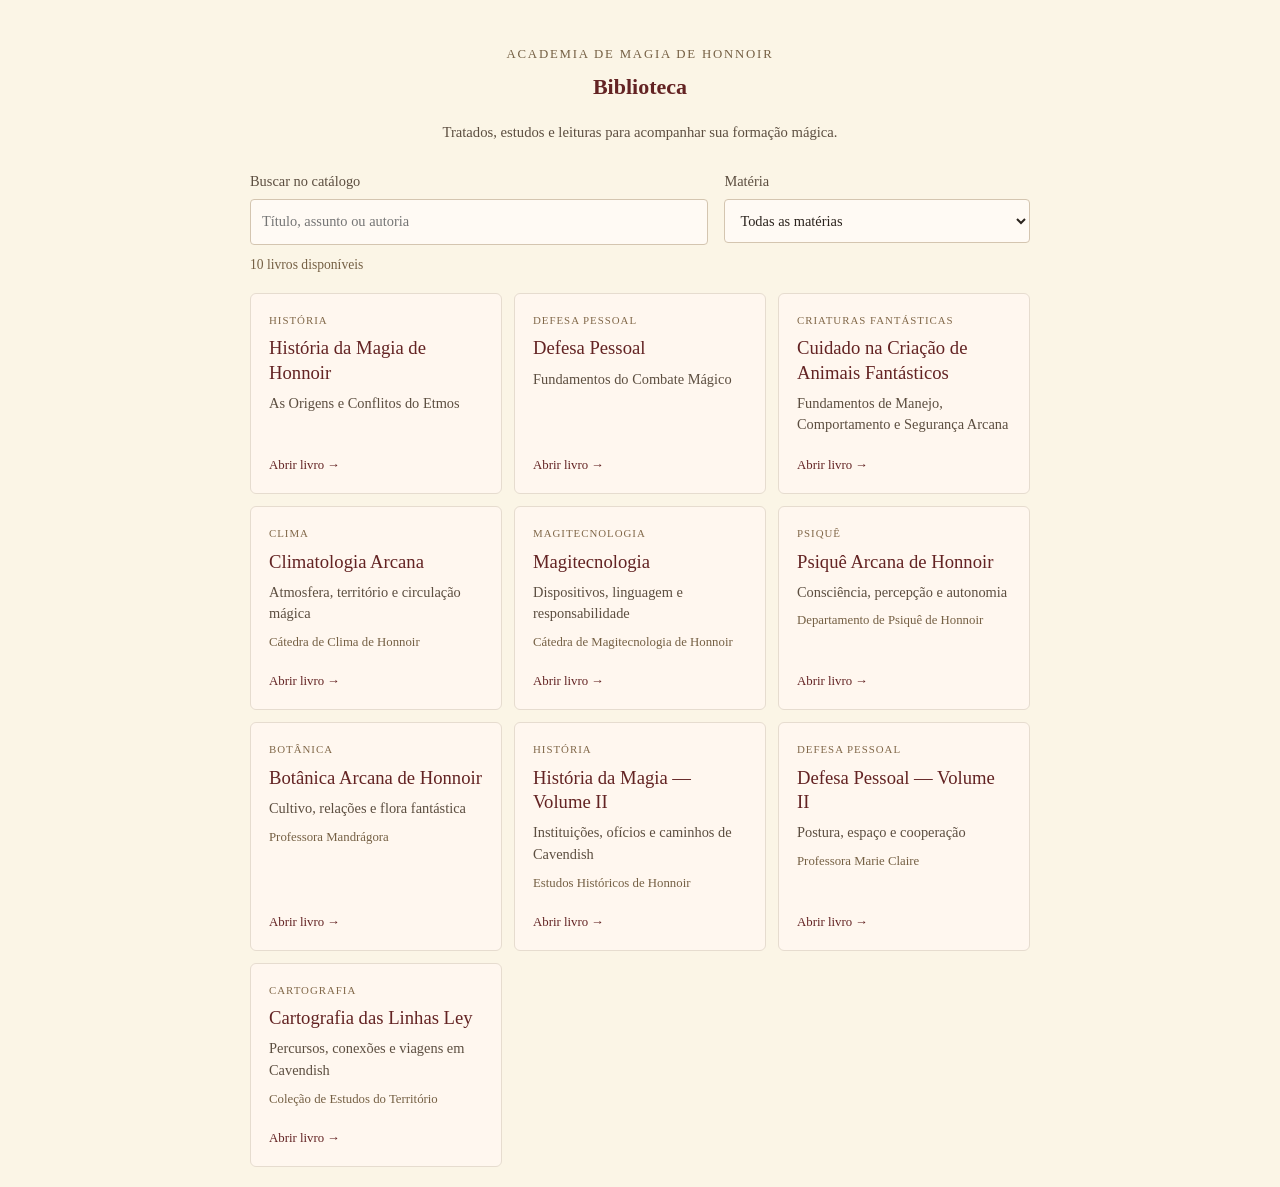
<file: index.html>
<!DOCTYPE html>
<html lang="pt-BR">
<head>
    <meta charset="UTF-8">
    <meta name="viewport" content="width=device-width,initial-scale=1">
    <title>Biblioteca - Magia de Honnoir</title>
    <link rel="stylesheet" href="style.css">
</head>
<body>
    <main id="app">
        <section id="library-screen" class="screen">
            <div class="library-heading">Academia de Magia de Honnoir</div>
            <h1>Biblioteca</h1>
            <p class="library-intro">Tratados, estudos e leituras para acompanhar sua formação mágica.</p>
            <div class="catalog-controls">
                <label for="book-search">Buscar no catálogo
                    <input id="book-search" type="search" placeholder="Título, assunto ou autoria">
                </label>
                <label for="subject-filter">Matéria
                    <select id="subject-filter"><option value="">Todas as matérias</option></select>
                </label>
            </div>
            <div id="catalog-status" class="catalog-status" role="status" aria-live="polite"></div>
            <div id="book-list" class="book-list">Carregando...</div>
        </section>

        <section id="reader-screen" class="screen hidden">
            <button id="back">← Voltar à Biblioteca</button>
            <article id="book-view" class="book-view" aria-live="polite"></article>
        </section>
    </main>

    <script src="script.js" defer></script>
</body>
</html>
</file>
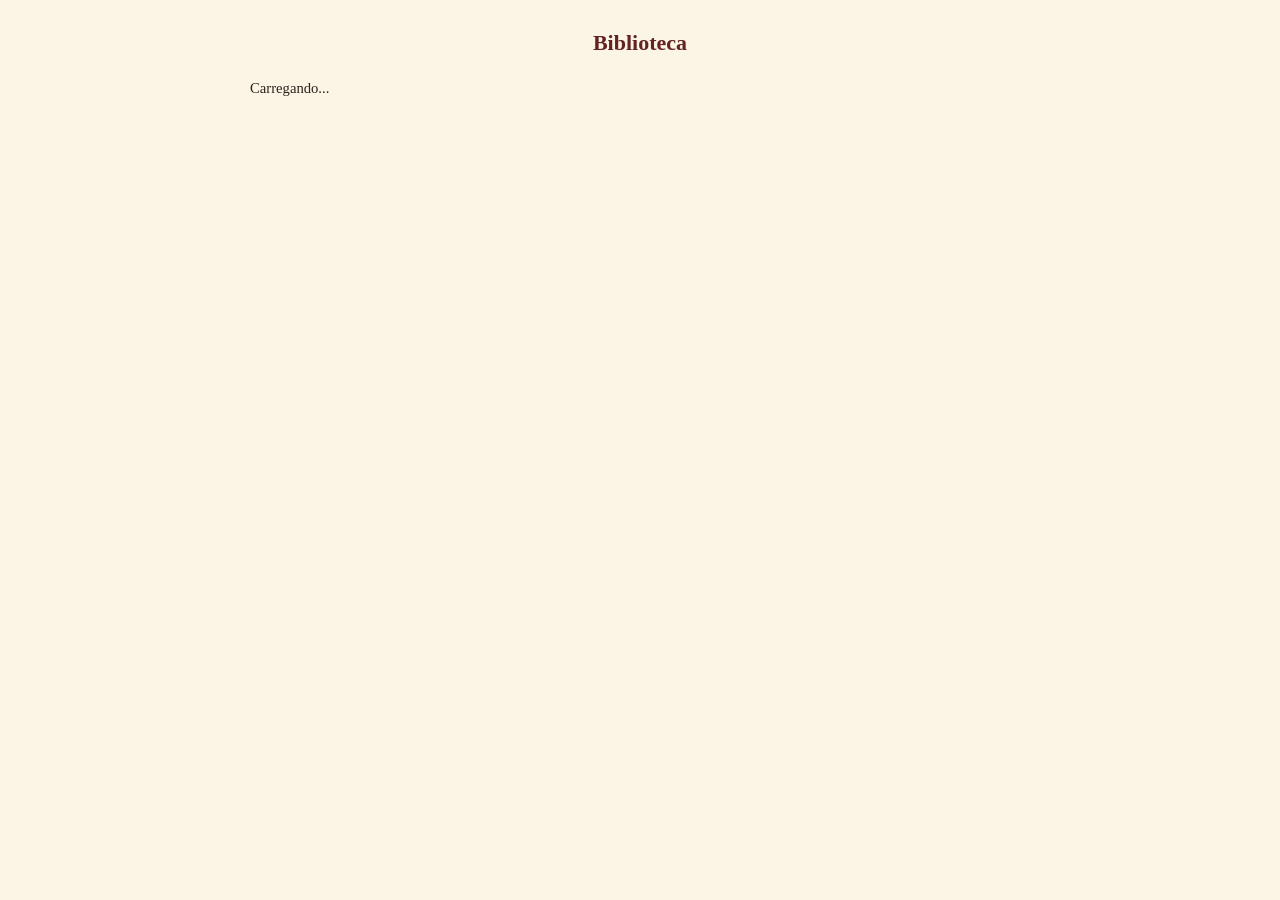
<file: biblioteca.html>
<!DOCTYPE html>
<html lang="pt-BR">
<head>
    <meta charset="UTF-8">
    <meta name="viewport" content="width=device-width,initial-scale=1">
    <title>Biblioteca - Magia de Honnoir</title>
    <link rel="stylesheet" href="style.css">
</head>
<body>
    <main id="app">
        <section id="library-screen" class="screen">
            <h1>Biblioteca</h1>
            <div id="book-list" class="book-list">Carregando...</div>
            <!-- Upload removido: adicione livros diretamente em books/ no repositório -->
        </section>

        <section id="reader-screen" class="screen hidden">
            <button id="back">← Voltar à Biblioteca</button>
            <article id="book-view" class="book-view"></article>
        </section>
    </main>

    <script src="script.js" defer></script>
</body>
</html>
</file>
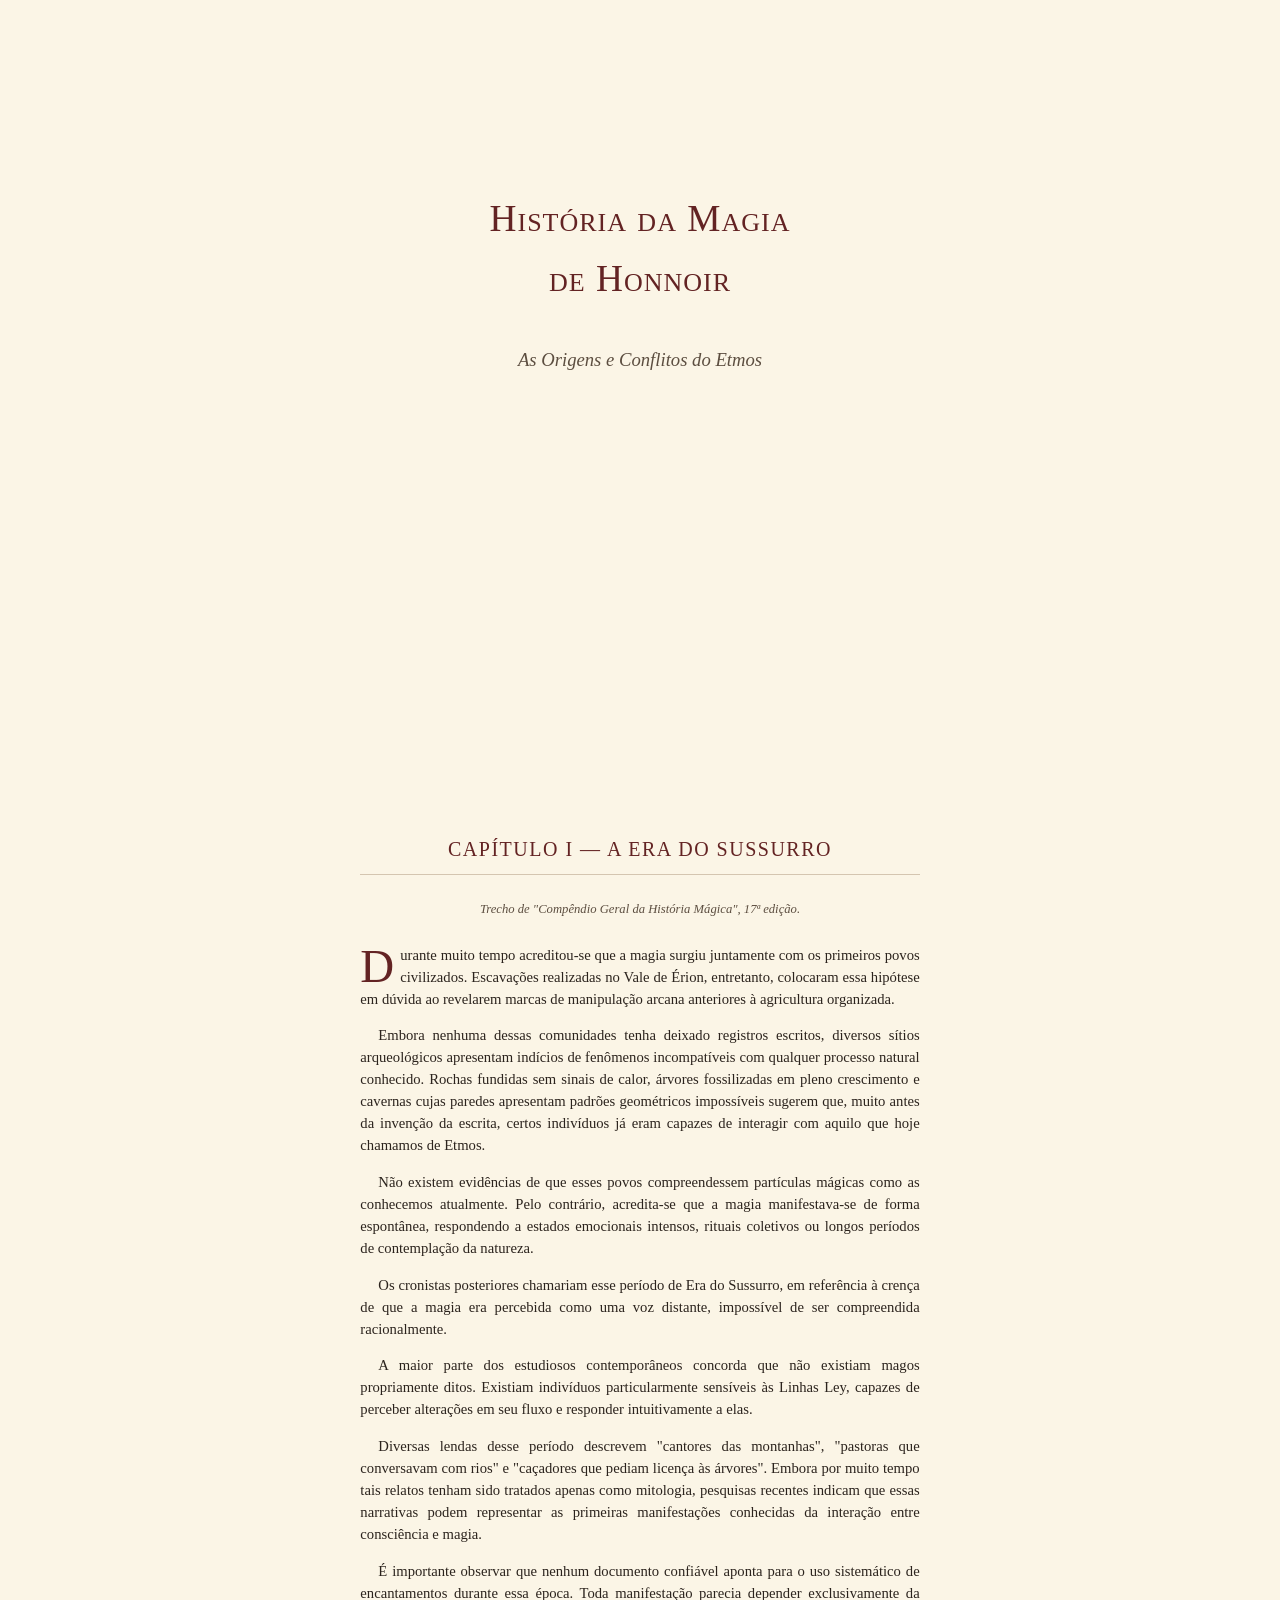
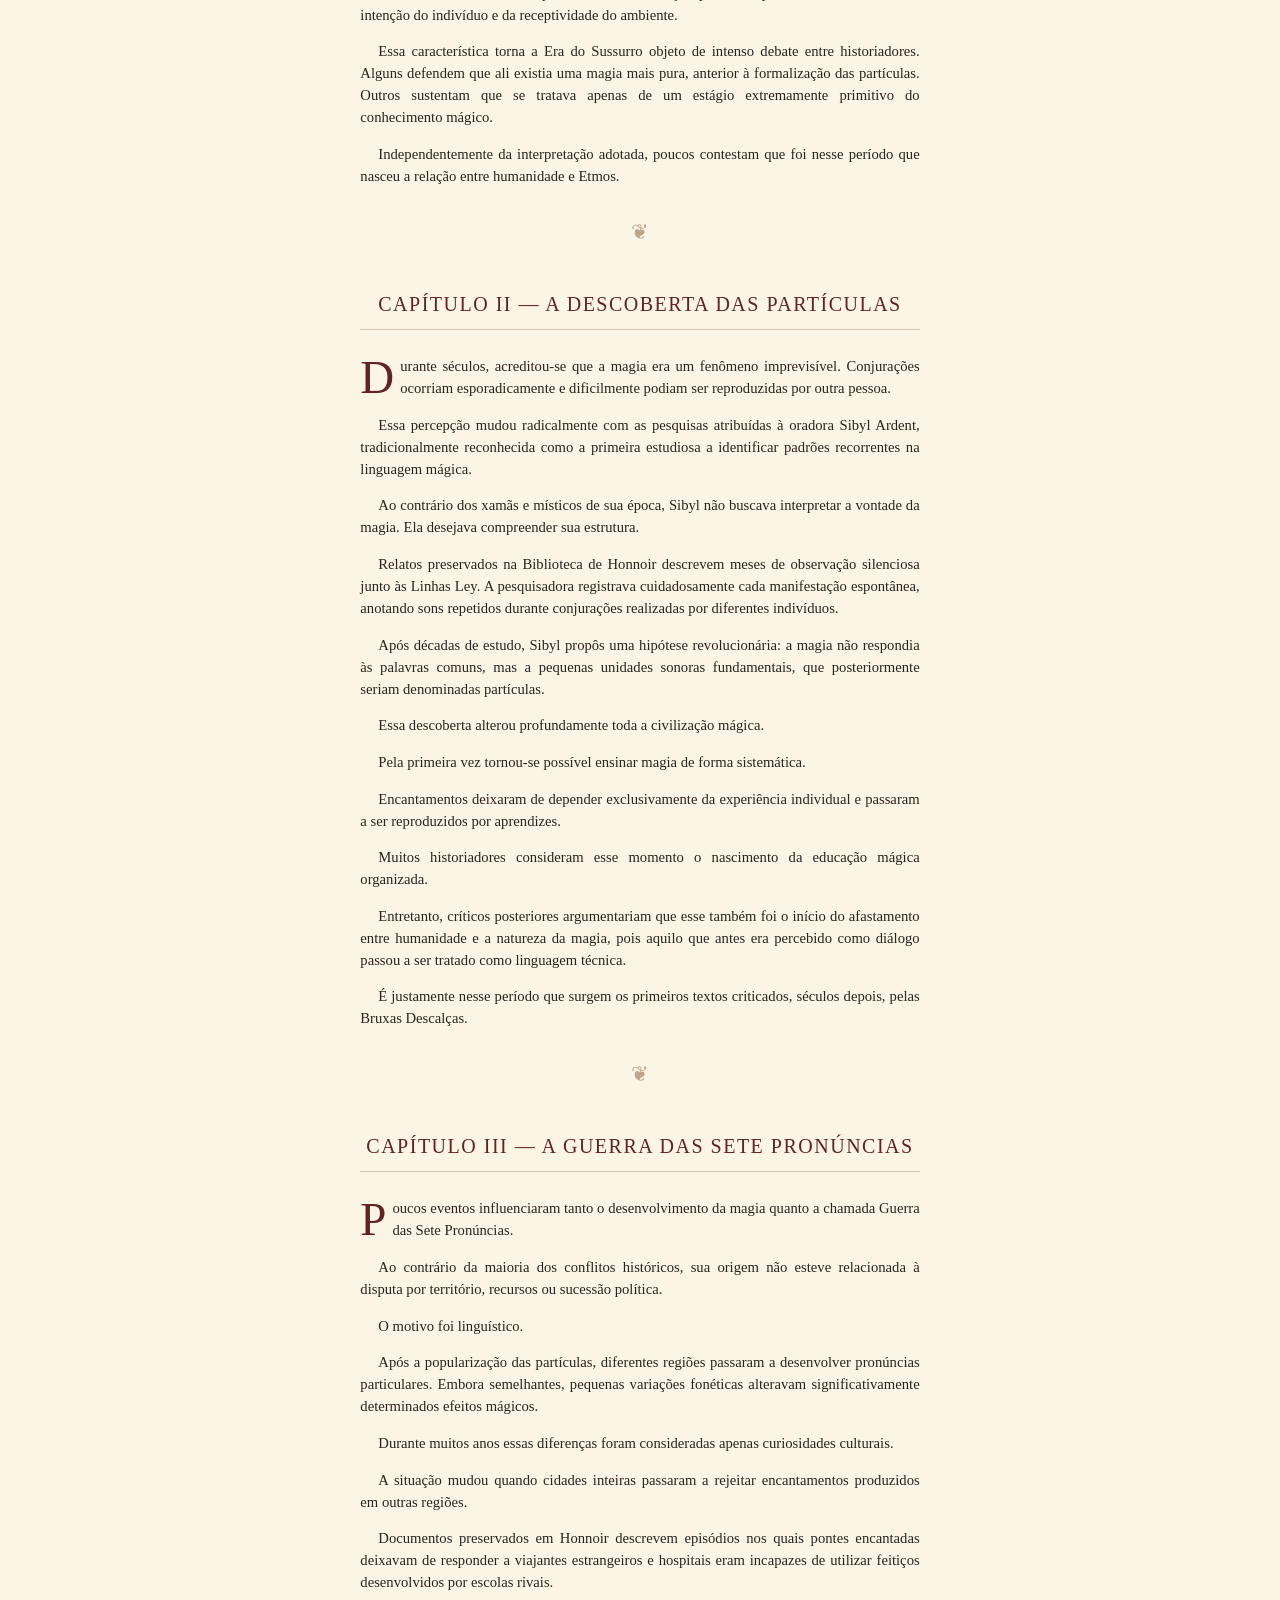
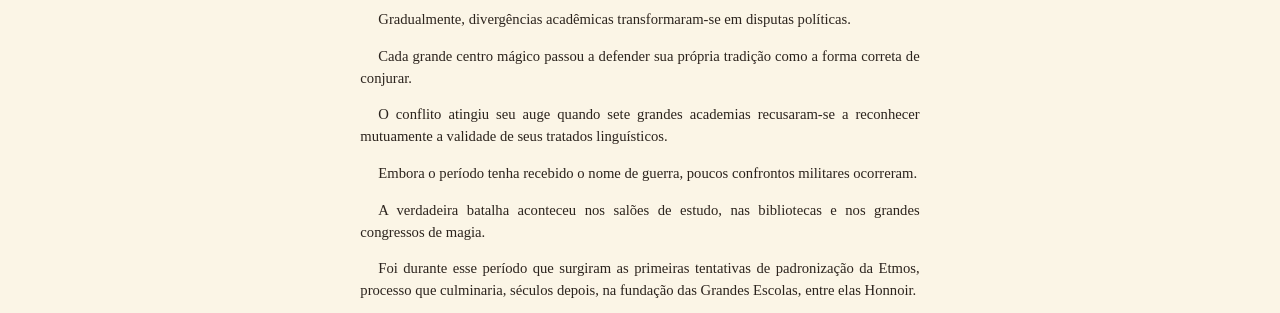
<file: hist_ria_da_magia_de_honnoir.html>
<!DOCTYPE html>
<html lang="pt-BR">
<head>
<meta charset="UTF-8">
<title>História da Magia de Honnoir</title>
<style>
    *, *::before, *::after { box-sizing: border-box; }
    
    /* Configuração da página para impressão em PDF (Tamanho A5) */
    @page {
        size: 148mm 210mm;
        margin: 25mm 20mm;
    }
    
    body {
        font-family: "Georgia", "Times New Roman", serif;
        color: #2b231d;
        background-color: #fbf5e6; /* Cor de pergaminho visível no navegador */
        line-height: 1.5;
        margin: 0 auto;
        padding: 0;
        font-size: 11pt;
        max-width: 148mm; /* Ajuda a visualizar no navegador igual ao PDF */
    }

    /* CORREÇÃO DA CAPA: Removido Flexbox e ajustado line-height */
    .title-page {
        page-break-after: always;
        text-align: center;
        padding-top: 50mm; /* Empurra o título para o centro sem bugar o PDF */
        min-height: 210mm; /* Força a quebra de página visual no navegador */
    }
    
    .title-page h1 {
        font-size: 28pt;
        margin-top: 0;
        margin-bottom: 10mm;
        font-weight: normal;
        color: #632323;
        line-height: 1.6; /* Aumentado de 1.2 para 1.6 para impedir sobreposição */
        letter-spacing: 1px;
        font-variant: small-caps;
    }
    
    .title-page .subtitle {
        font-size: 14pt;
        font-style: italic;
        color: #5c4e40;
    }
    
    /* Estilos do Corpo do Livro */
    h2 {
        font-size: 15pt;
        color: #632323;
        text-align: center;
        font-weight: normal;
        margin-top: 40px;
        margin-bottom: 25px;
        page-break-after: avoid;
        text-transform: uppercase;
        letter-spacing: 1.5px;
        border-bottom: 1px solid #d4c5b0;
        padding-bottom: 10px;
    }
    
    p {
        text-align: justify;
        margin-bottom: 12px;
        text-indent: 18px; /* Recuo clássico de livro */
    }
    
    /* Remove o recuo do primeiro parágrafo após um título ou epígrafe */
    h2 + p, .epigraph + p, .ornament + p {
        text-indent: 0;
    }
    
    .epigraph {
        font-style: italic;
        text-align: center;
        margin: 5px 30px 25px 30px;
        font-size: 9.5pt;
        color: #5c4e40;
    }
    
    .dropcap {
        float: left;
        font-size: 3.2em;
        line-height: 0.8;
        margin-right: 6px;
        margin-top: 4px;
        color: #632323;
    }
    
    .ornament {
        text-align: center;
        margin: 30px 0;
        color: #bfa58a;
        font-size: 16pt;
    }

    /* Print specific overrides */
    @media print {
        body {
            background-color: transparent; /* O fundo pode ser injetado pelo sistema de impressão ou deixado branco para poupar tinta */
            max-width: none;
        }
        .title-page {
            min-height: auto;
        }
    }
</style>
</head>
<body>
    <div class="title-page">
        <h1>História da Magia<br>de Honnoir</h1>
        <div class="subtitle">As Origens e Conflitos do Etmos</div>
    </div>

    <h2>Capítulo I &mdash; A Era do Sussurro</h2>
    <div class="epigraph">Trecho de "Compêndio Geral da História Mágica", 17ª edição.</div>
    
    <p><span class="dropcap">D</span>urante muito tempo acreditou-se que a magia surgiu juntamente com os primeiros povos civilizados. Escavações realizadas no Vale de Érion, entretanto, colocaram essa hipótese em dúvida ao revelarem marcas de manipulação arcana anteriores à agricultura organizada.</p>
    
    <p>Embora nenhuma dessas comunidades tenha deixado registros escritos, diversos sítios arqueológicos apresentam indícios de fenômenos incompatíveis com qualquer processo natural conhecido. Rochas fundidas sem sinais de calor, árvores fossilizadas em pleno crescimento e cavernas cujas paredes apresentam padrões geométricos impossíveis sugerem que, muito antes da invenção da escrita, certos indivíduos já eram capazes de interagir com aquilo que hoje chamamos de Etmos.</p>
    
    <p>Não existem evidências de que esses povos compreendessem partículas mágicas como as conhecemos atualmente. Pelo contrário, acredita-se que a magia manifestava-se de forma espontânea, respondendo a estados emocionais intensos, rituais coletivos ou longos períodos de contemplação da natureza.</p>
    
    <p>Os cronistas posteriores chamariam esse período de Era do Sussurro, em referência à crença de que a magia era percebida como uma voz distante, impossível de ser compreendida racionalmente.</p>
    
    <p>A maior parte dos estudiosos contemporâneos concorda que não existiam magos propriamente ditos. Existiam indivíduos particularmente sensíveis às Linhas Ley, capazes de perceber alterações em seu fluxo e responder intuitivamente a elas.</p>
    
    <p>Diversas lendas desse período descrevem "cantores das montanhas", "pastoras que conversavam com rios" e "caçadores que pediam licença às árvores". Embora por muito tempo tais relatos tenham sido tratados apenas como mitologia, pesquisas recentes indicam que essas narrativas podem representar as primeiras manifestações conhecidas da interação entre consciência e magia.</p>
    
    <p>É importante observar que nenhum documento confiável aponta para o uso sistemático de encantamentos durante essa época. Toda manifestação parecia depender exclusivamente da intenção do indivíduo e da receptividade do ambiente.</p>
    
    <p>Essa característica torna a Era do Sussurro objeto de intenso debate entre historiadores. Alguns defendem que ali existia uma magia mais pura, anterior à formalização das partículas. Outros sustentam que se tratava apenas de um estágio extremamente primitivo do conhecimento mágico.</p>
    
    <p>Independentemente da interpretação adotada, poucos contestam que foi nesse período que nasceu a relação entre humanidade e Etmos.</p>

    <div class="ornament">&#10086;</div>

    <h2>Capítulo II &mdash; A Descoberta das Partículas</h2>
    
    <p><span class="dropcap">D</span>urante séculos, acreditou-se que a magia era um fenômeno imprevisível. Conjurações ocorriam esporadicamente e dificilmente podiam ser reproduzidas por outra pessoa.</p>
    
    <p>Essa percepção mudou radicalmente com as pesquisas atribuídas à oradora Sibyl Ardent, tradicionalmente reconhecida como a primeira estudiosa a identificar padrões recorrentes na linguagem mágica.</p>
    
    <p>Ao contrário dos xamãs e místicos de sua época, Sibyl não buscava interpretar a vontade da magia. Ela desejava compreender sua estrutura.</p>
    
    <p>Relatos preservados na Biblioteca de Honnoir descrevem meses de observação silenciosa junto às Linhas Ley. A pesquisadora registrava cuidadosamente cada manifestação espontânea, anotando sons repetidos durante conjurações realizadas por diferentes indivíduos.</p>
    
    <p>Após décadas de estudo, Sibyl propôs uma hipótese revolucionária: a magia não respondia às palavras comuns, mas a pequenas unidades sonoras fundamentais, que posteriormente seriam denominadas partículas.</p>
    
    <p>Essa descoberta alterou profundamente toda a civilização mágica.</p>
    
    <p>Pela primeira vez tornou-se possível ensinar magia de forma sistemática.</p>
    
    <p>Encantamentos deixaram de depender exclusivamente da experiência individual e passaram a ser reproduzidos por aprendizes.</p>
    
    <p>Muitos historiadores consideram esse momento o nascimento da educação mágica organizada.</p>
    
    <p>Entretanto, críticos posteriores argumentariam que esse também foi o início do afastamento entre humanidade e a natureza da magia, pois aquilo que antes era percebido como diálogo passou a ser tratado como linguagem técnica.</p>
    
    <p>É justamente nesse período que surgem os primeiros textos criticados, séculos depois, pelas Bruxas Descalças.</p>

    <div class="ornament">&#10086;</div>

    <h2>Capítulo III &mdash; A Guerra das Sete Pronúncias</h2>
    
    <p><span class="dropcap">P</span>oucos eventos influenciaram tanto o desenvolvimento da magia quanto a chamada Guerra das Sete Pronúncias.</p>
    
    <p>Ao contrário da maioria dos conflitos históricos, sua origem não esteve relacionada à disputa por território, recursos ou sucessão política.</p>
    
    <p>O motivo foi linguístico.</p>
    
    <p>Após a popularização das partículas, diferentes regiões passaram a desenvolver pronúncias particulares. Embora semelhantes, pequenas variações fonéticas alteravam significativamente determinados efeitos mágicos.</p>
    
    <p>Durante muitos anos essas diferenças foram consideradas apenas curiosidades culturais.</p>
    
    <p>A situação mudou quando cidades inteiras passaram a rejeitar encantamentos produzidos em outras regiões.</p>
    
    <p>Documentos preservados em Honnoir descrevem episódios nos quais pontes encantadas deixavam de responder a viajantes estrangeiros e hospitais eram incapazes de utilizar feitiços desenvolvidos por escolas rivais.</p>
    
    <p>Gradualmente, divergências acadêmicas transformaram-se em disputas políticas.</p>
    
    <p>Cada grande centro mágico passou a defender sua própria tradição como a forma correta de conjurar.</p>
    
    <p>O conflito atingiu seu auge quando sete grandes academias recusaram-se a reconhecer mutuamente a validade de seus tratados linguísticos.</p>
    
    <p>Embora o período tenha recebido o nome de guerra, poucos confrontos militares ocorreram.</p>
    
    <p>A verdadeira batalha aconteceu nos salões de estudo, nas bibliotecas e nos grandes congressos de magia.</p>
    
    <p>Foi durante esse período que surgiram as primeiras tentativas de padronização da Etmos, processo que culminaria, séculos depois, na fundação das Grandes Escolas, entre elas Honnoir.</p>

</body>
</html>
</file>
<file: style.css>
/* Tipografia e cores gerais */
* , *::before, *::after { box-sizing: border-box; }

body {
    font-family: Georgia, "Times New Roman", serif;
    color: #2b231d;
    background-color: #fbf5e6;
    line-height: 1.5;
    margin: 0 auto;
    padding: 20px;
    font-size: 11pt;
    max-width: 820px;
}

/* Biblioteca (tela inicial) */
.screen { margin: 0 auto; }
.hidden { display: none; }

#library-screen h1 { text-align: center; color: #632323; margin-top: 6px; }
.book-list { display: grid; grid-template-columns: repeat(auto-fit,minmax(220px,1fr)); gap: 12px; margin-top: 18px; }
.book-card { background: #fff7ef; color: #2b231d; border: 1px solid #e6dccf; padding: 18px; border-radius: 6px; cursor: pointer; text-align: left; font: inherit; display: flex; flex-direction: column; gap: 8px; }
.book-title { color: #632323; font-size: 14pt; line-height: 1.3; }
.book-card .meta { font-size: 0.9rem; color: #5c4e40; }
.book-card:hover { border-color: #9b7661; background: #fffaf4; }
.book-card:focus-visible, input:focus-visible, select:focus-visible, button:focus-visible { outline: 3px solid #936b33; outline-offset: 3px; }
.library-heading { text-align: center; font-size: 0.8rem; letter-spacing: 0.14em; text-transform: uppercase; color: #756044; margin-top: 25px; }
.library-intro { text-align: center; text-indent: 0; color: #5c4e40; }
.catalog-controls { display: grid; grid-template-columns: 1.5fr 1fr; gap: 16px; margin: 28px 0 10px; }
.catalog-controls label { font-size: 0.9rem; color: #5c4e40; }
.catalog-controls input, .catalog-controls select { width: 100%; display: block; margin-top: 6px; border: 1px solid #d4c5b0; background: #fffaf4; color: #2b231d; padding: 11px; border-radius: 4px; font: inherit; min-height: 44px; }
.catalog-status { color: #756044; font-size: 0.85rem; min-height: 1.5em; }
.book-subject { color: #806748; text-transform: uppercase; font-size: 0.68rem; letter-spacing: 0.09em; }
.book-author { color: #756044; font-size: 0.8rem; }
.read-label { color: #632323; font-size: 0.8rem; padding-top: 12px; margin-top: auto; }
.catalog-empty { grid-column: 1 / -1; text-indent: 0; }
.controls { margin-top: 14px; display:flex; gap:8px; align-items:center; }
.upload-label { background:#ffffff; border:1px dashed #d4c5b0; padding:6px 10px; border-radius:4px; cursor:pointer; }
.upload-label input { display:none; }
button { background:#632323; color:#fff; border:none; padding:8px 12px; border-radius:4px; cursor:pointer; }
button#back { background:transparent; color:#632323; border:1px solid #d4c5b0; margin-bottom:12px; }

/* Estilos do Leitor (mantém estética antiga) */
.book-view { background: #fbf5e6; padding: 18px 26px; border-radius: 4px; border: 1px solid #efe3d1; }

.title-page { text-align: center; padding-top: 40px; margin-bottom: 12px; }
.title-page h1 { font-size: 28pt; margin: 0 0 8px 0; font-weight: normal; color:#632323; letter-spacing:1px; font-variant: small-caps; }
.title-page .subtitle { font-size:14pt; font-style:italic; color:#5c4e40; }
.title-author { color: #756044; margin: 16px 0 28px; }

h2 { font-size:15pt; color:#632323; text-align:center; font-weight:normal; margin-top:28px; margin-bottom:18px; text-transform:uppercase; letter-spacing:1.5px; border-bottom:1px solid #d4c5b0; padding-bottom:10px; }
p { text-align:justify; margin-bottom:12px; text-indent:18px; }
.book-view p { font-size: 1.05rem; line-height: 1.85; hyphens: auto; overflow-wrap: break-word; }
.chapter-opening { text-indent: 0; }
.chapter-opening::first-letter { float: left; font-size: 3.2em; line-height: 0.85; margin-right: 6px; margin-top: 7px; color: #632323; }
h2 + p, .epigraph + p, .ornament + p { text-indent:0; }
.epigraph { font-style:italic; text-align:center; margin:5px 30px 25px 30px; font-size:9.5pt; color:#5c4e40; }
.dropcap { float:left; font-size:3.2em; line-height:0.8; margin-right:6px; margin-top:4px; color:#632323; }
.ornament { text-align:center; margin:30px 0; color:#bfa58a; font-size:16pt; }

/* Responsividade */
@media (max-width:480px) {
    body { padding: 16px; }
    .catalog-controls { grid-template-columns: 1fr; gap: 12px; }
    .book-view { padding: 12px 15px; }
    .book-view p { text-align: left; }
    .title-page h1 { font-size: 20pt; }
    .book-list { grid-template-columns: 1fr; }
}

/* Impressão */
@media print {
    body { background-color: transparent; max-width: none; }
    #back, .catalog-controls, .catalog-status { display: none; }
    .book-view { border: none; padding: 0; }
    h2, h3 { break-after: avoid; }
    .book-view p { orphans: 3; widows: 3; }
}
</file>
